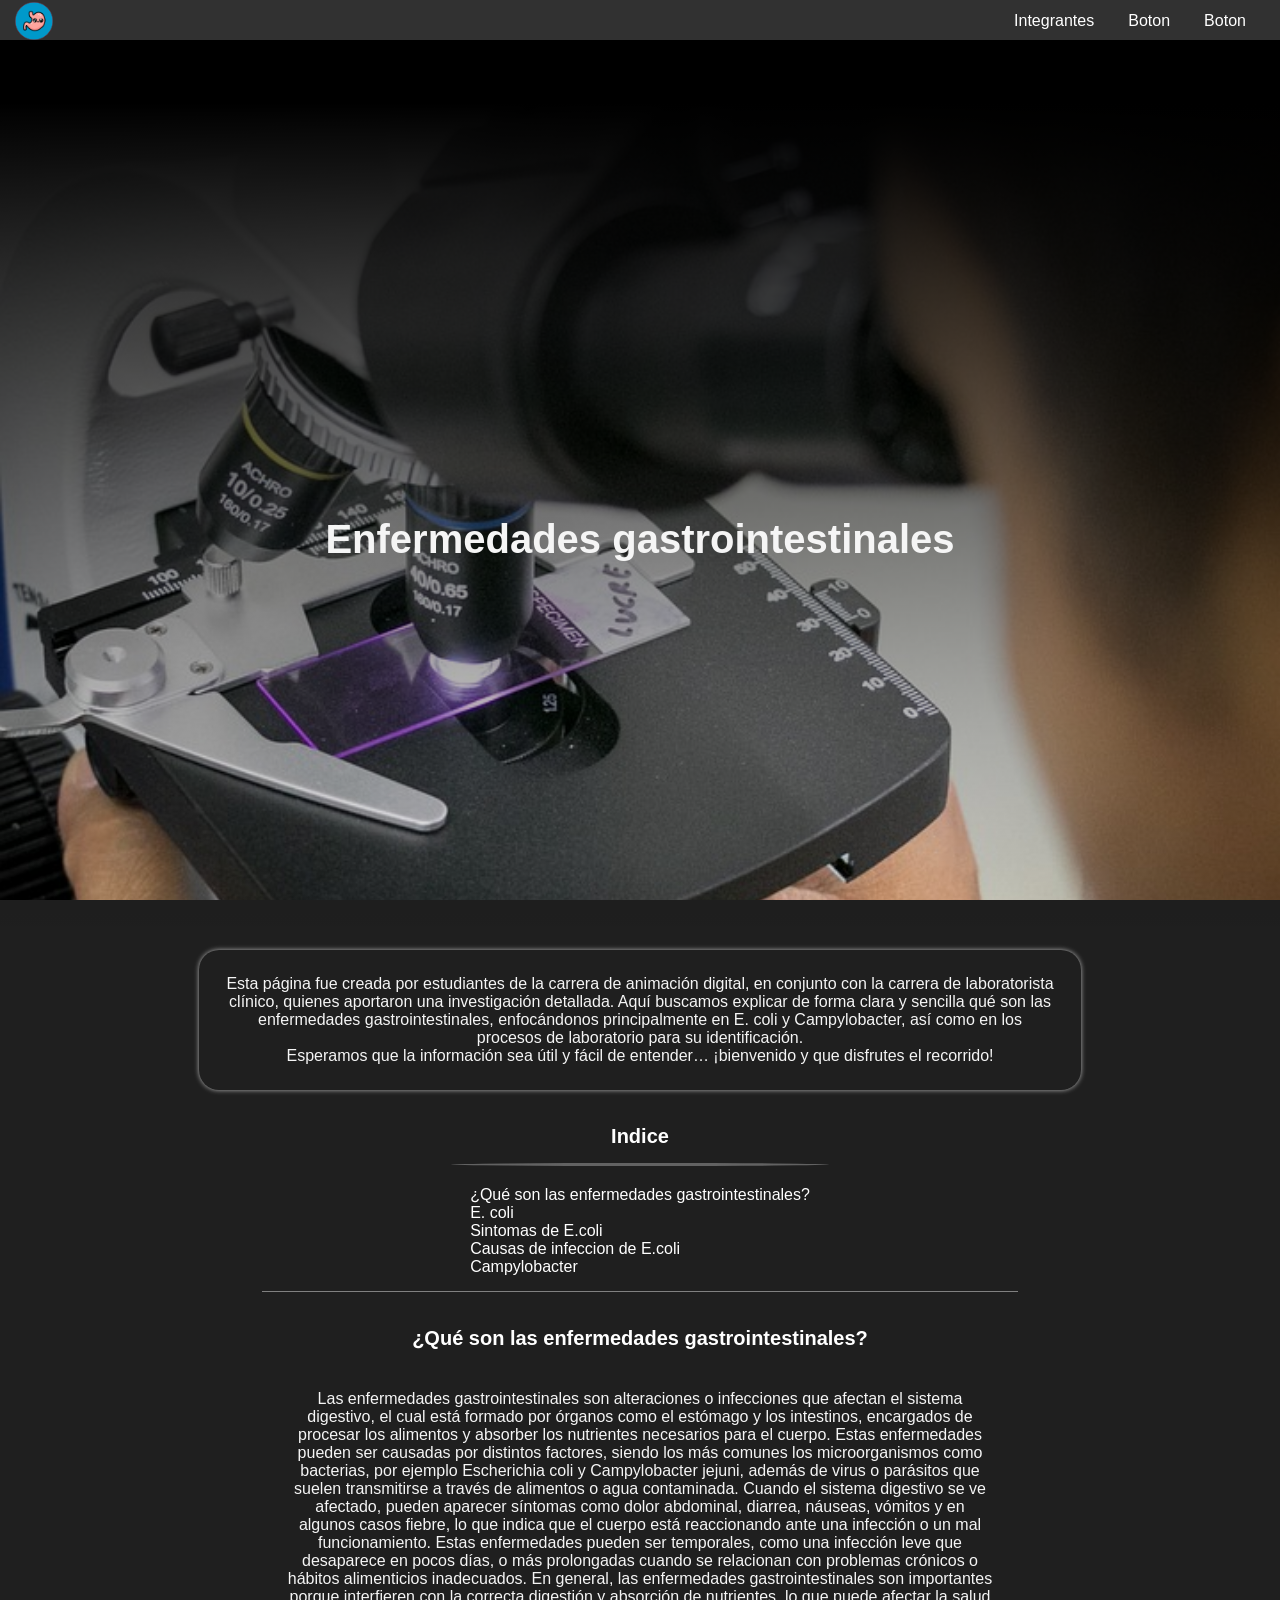
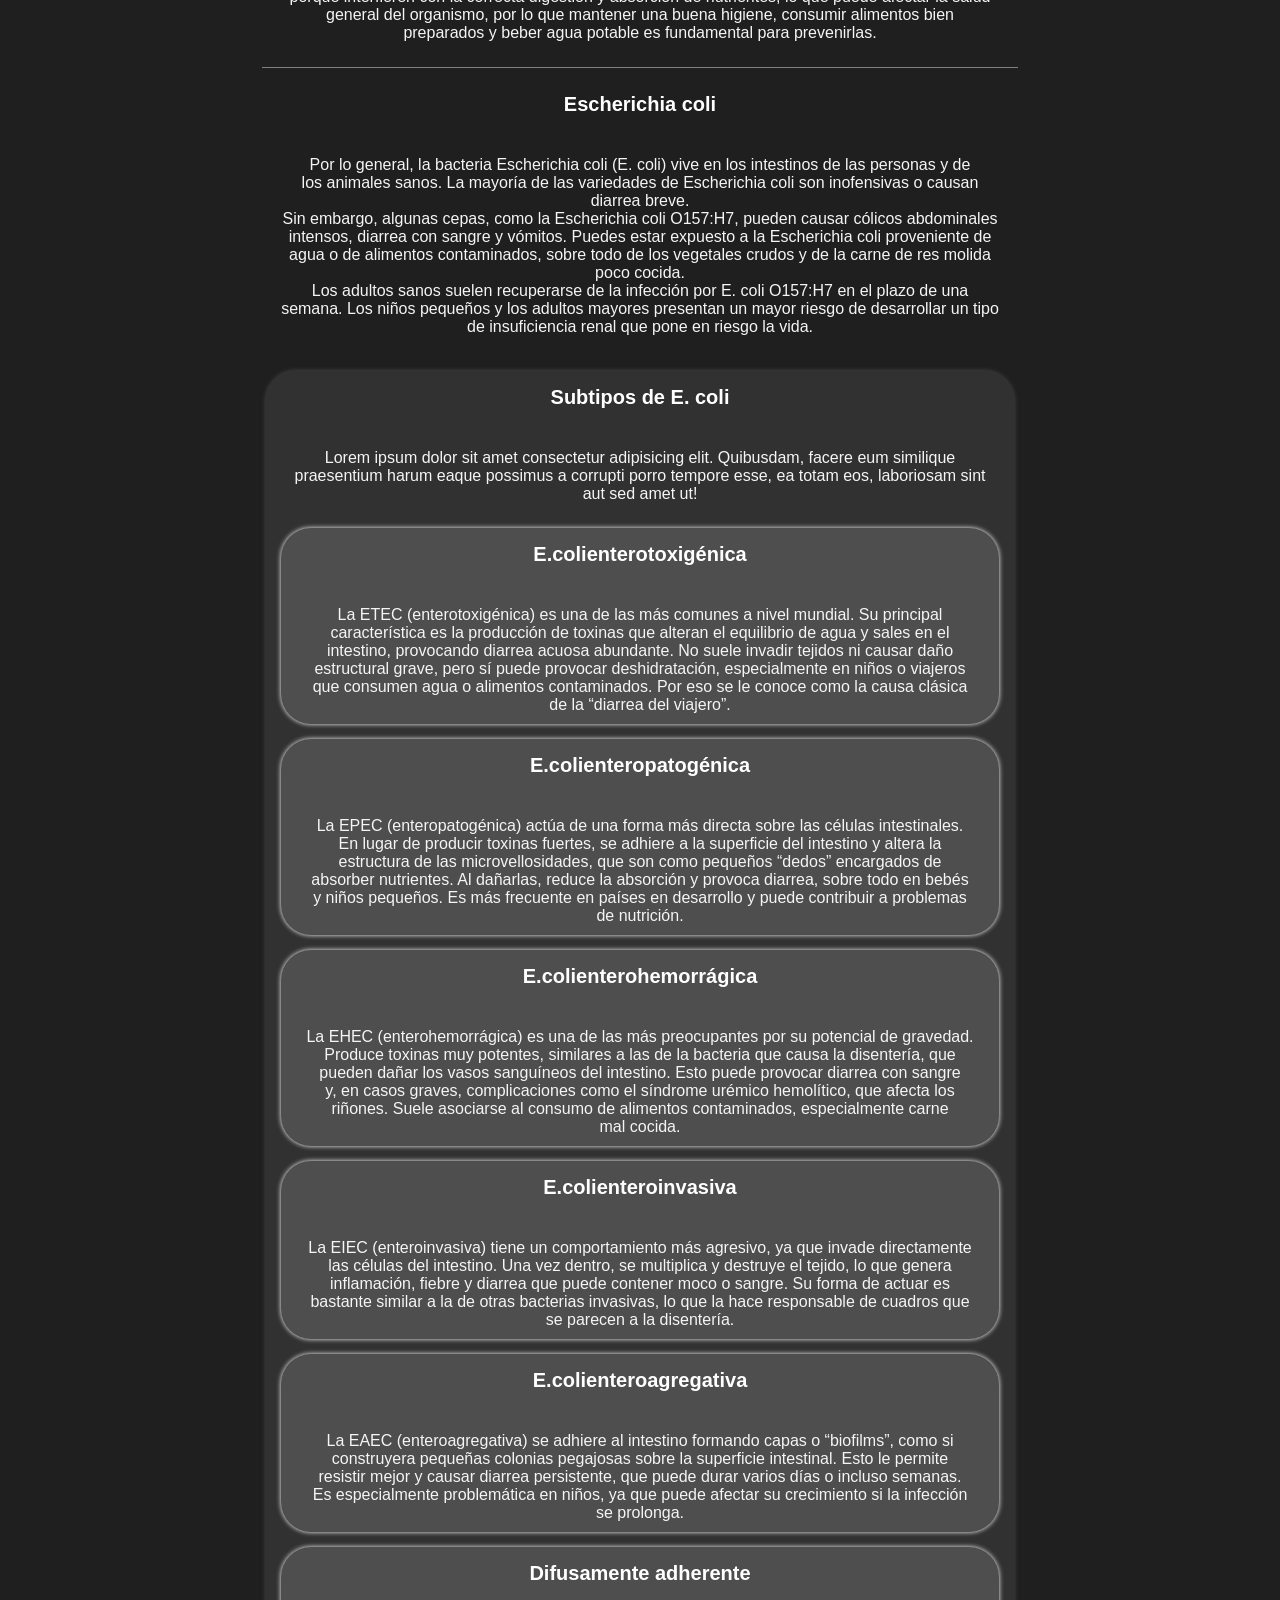
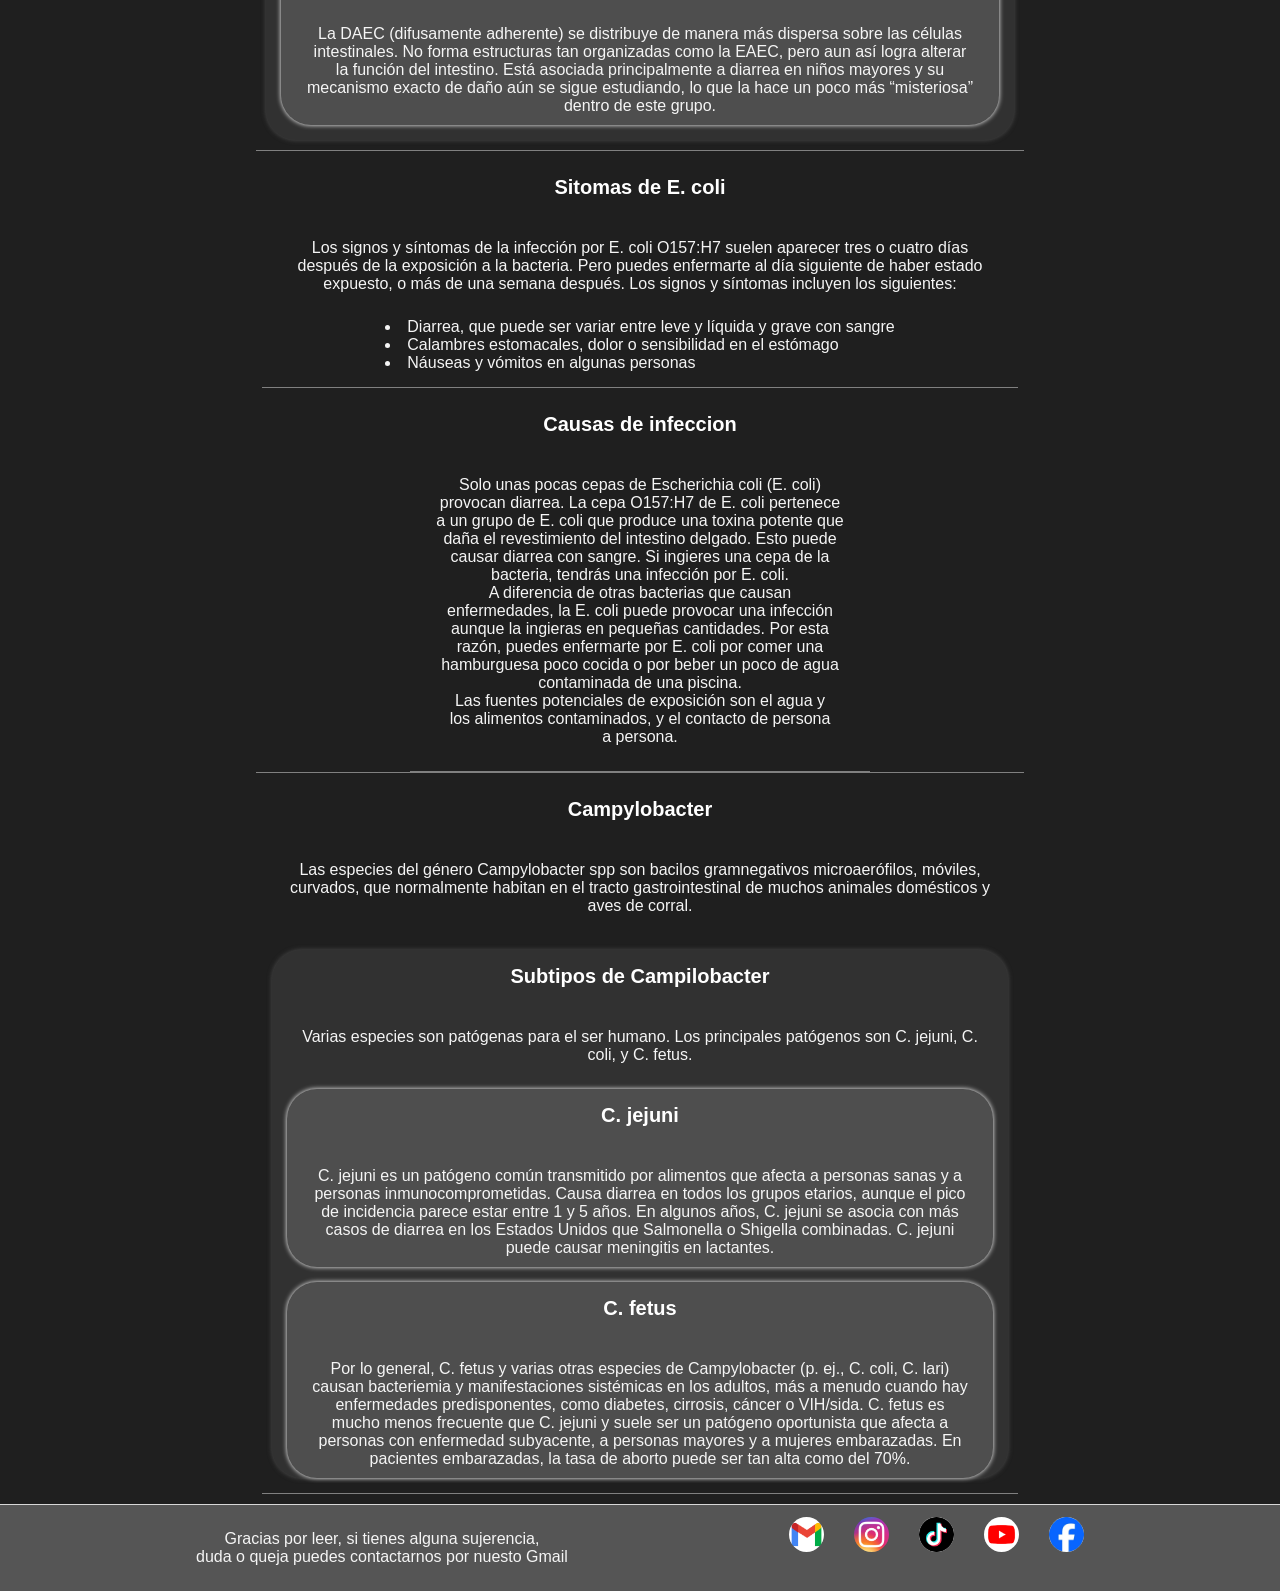
<file: index.html>
<!DOCTYPE html>
<html lang="es">
<head>
    <meta charset="UTF-8">
    <meta name="viewport" content="width=device-width, initial-scale=1.0">
    <link rel="stylesheet" href="css/css.css">
    <link rel="icon" href="img/logo.png" type="image/png">
    <meta name="description" content="">
    <meta name="keywords" content="">
    <meta name="robots" content="noarchive">
    <meta name="OG:title" content="Salud gastrointestinal" >
    <meta name="OG:image">
    <title>Salud gastrointestinal</title>
</head>
<body>

    <!--------------------------------barra de navegacion --------------------------------->

    <div class="container-nav">
        <div class="imagen">
                <img src="img/logo.png">
        </div>
        <div class="container-buton">
            <a href="html/integrantes.html" class="buton">Integrantes</a>
            <a href="#" class="buton">Boton</a>
            <a href="#" class="buton">Boton</a>
        </div>
    </div>

    <!---------------------------------------encavezado---------------------------------------------->

    <div class="fondo_foto">
        <div class="foto">
            <h1>Enfermedades gastrointestinales</h1>
        </div>
    </div>

    <!----------------------------introduccion-------------------------------------------->

    <div class="container-intro">
        <div class="intro">
            <p>
                Esta página fue creada por estudiantes de la carrera de animación digital, en conjunto con la carrera de laboratorista clínico, quienes aportaron una investigación detallada. Aquí buscamos explicar de forma clara y sencilla qué son las enfermedades gastrointestinales, enfocándonos principalmente en E. coli y Campylobacter, así como en los procesos de laboratorio para su identificación.
                <br>
                Esperamos que la información sea útil y fácil de entender… ¡bienvenido y que disfrutes el recorrido!
            </p>
        </div>
    </div>

    <!----------------------------indice----------------------------->
<div class="container-all">
    <div class="container-indice">
        <div class="indice">
            <div class="containerline">
                <h4 class="title-indice">Indice</h4>
                <div class="line"></div>
            </div>
            <ul>
                <li><a href="#1">¿Qué son las enfermedades gastrointestinales?</a></li>
                <li><a href="#2">E. coli</a></li>
                <li><a href="#3">Sintomas de E.coli</a></li>
                <li><a href="#4">Causas de infeccion de E.coli</a></li>
                <li><a href="#5">Campylobacter</a></li>
            </ul>
        </div>
    </div>

    <!---------------------------- que son-------------------------------->

    <div class="container-enfermedades" id="1">
        <div class="enfermedades">
            <h2>
                ¿Qué son las enfermedades gastrointestinales?
            </h2>
            <p>
                Las enfermedades gastrointestinales son alteraciones o infecciones que afectan el sistema digestivo, el cual está formado por órganos como el estómago y los intestinos, encargados de procesar los alimentos y absorber los nutrientes necesarios para el cuerpo. Estas enfermedades pueden ser causadas por distintos factores, siendo los más comunes los microorganismos como bacterias, por ejemplo Escherichia coli y Campylobacter jejuni, además de virus o parásitos que suelen transmitirse a través de alimentos o agua contaminada. Cuando el sistema digestivo se ve afectado, pueden aparecer síntomas como dolor abdominal, diarrea, náuseas, vómitos y en algunos casos fiebre, lo que indica que el cuerpo está reaccionando ante una infección o un mal funcionamiento. Estas enfermedades pueden ser temporales, como una infección leve que desaparece en pocos días, o más prolongadas cuando se relacionan con problemas crónicos o hábitos alimenticios inadecuados. En general, las enfermedades gastrointestinales son importantes porque interfieren con la correcta digestión y absorción de nutrientes, lo que puede afectar la salud general del organismo, por lo que mantener una buena higiene, consumir alimentos bien preparados y beber agua potable es fundamental para prevenirlas.
            </p>
        </div>
    </div>

    <!------------------------e.coli------------------------------------>

    <div class="ecoli-container" id="2">
        <div class="ecoli">
            <h3>Escherichia coli</h3>
            <p>
                Por lo general, la bacteria Escherichia coli (E. coli) vive en los intestinos de las personas y de los animales sanos. La mayoría de las variedades de Escherichia coli son inofensivas o causan diarrea breve.
                <br>Sin embargo, algunas cepas, como la Escherichia coli O157:H7, pueden causar cólicos abdominales intensos, diarrea con sangre y vómitos. Puedes estar expuesto a la Escherichia coli proveniente de agua o de alimentos contaminados, sobre todo de los vegetales crudos y de la carne de res molida poco cocida.
                <br>Los adultos sanos suelen recuperarse de la infección por E. coli O157:H7 en el plazo de una semana. Los niños pequeños y los adultos mayores presentan un mayor riesgo de desarrollar un tipo de insuficiencia renal que pone en riesgo la vida.
            </p>
            <div class="container-subtiposec">
                <div class="subtipos">
                    <h4>
                        Subtipos de E. coli
                    </h4>
                    <p>
                        Lorem ipsum dolor sit amet consectetur adipisicing elit. Quibusdam, facere eum similique praesentium harum eaque possimus a corrupti porro tempore esse, ea totam eos, laboriosam sint aut sed amet ut!
                    </p>
                    <div class="container-sub">
                        <div class="sub">
                            <h5>
                                E.colienterotoxigénica
                            </h5>
                            <p>
                                La ETEC (enterotoxigénica) es una de las más comunes a nivel mundial. Su principal característica es la producción de toxinas que alteran el equilibrio de agua y sales en el intestino, provocando diarrea acuosa abundante. No suele invadir tejidos ni causar daño estructural grave, pero sí puede provocar deshidratación, especialmente en niños o viajeros que consumen agua o alimentos contaminados. Por eso se le conoce como la causa clásica de la “diarrea del viajero”.
                            </p>
                        </div>
                    </div>
                    <div class="container-sub">
                        <div class="sub">
                            <h5>
                                E.colienteropatogénica
                            </h5>
                            <p>
                                La EPEC (enteropatogénica) actúa de una forma más directa sobre las células intestinales. En lugar de producir toxinas fuertes, se adhiere a la superficie del intestino y altera la estructura de las microvellosidades, que son como pequeños “dedos” encargados de absorber nutrientes. Al dañarlas, reduce la absorción y provoca diarrea, sobre todo en bebés y niños pequeños. Es más frecuente en países en desarrollo y puede contribuir a problemas de nutrición.
                            </p>
                        </div>
                    </div>
                    <div class="container-sub">
                        <div class="sub">
                            <h5>
                                E.colienterohemorrágica
                            </h5>
                            <p>
                                La EHEC (enterohemorrágica) es una de las más preocupantes por su potencial de gravedad. Produce toxinas muy potentes, similares a las de la bacteria que causa la disentería, que pueden dañar los vasos sanguíneos del intestino. Esto puede provocar diarrea con sangre y, en casos graves, complicaciones como el síndrome urémico hemolítico, que afecta los riñones. Suele asociarse al consumo de alimentos contaminados, especialmente carne mal cocida.
                            </p>
                        </div>
                    </div>
                    <div class="container-sub">
                        <div class="sub">
                            <h5>
                                E.colienteroinvasiva
                            </h5>
                            <p>
                                La EIEC (enteroinvasiva) tiene un comportamiento más agresivo, ya que invade directamente las células del intestino. Una vez dentro, se multiplica y destruye el tejido, lo que genera inflamación, fiebre y diarrea que puede contener moco o sangre. Su forma de actuar es bastante similar a la de otras bacterias invasivas, lo que la hace responsable de cuadros que se parecen a la disentería.
                            </p>
                        </div>
                    </div>
                    <div class="container-sub">
                        <div class="sub">
                            <h5>
                                E.colienteroagregativa
                            </h5>
                            <p>
                                La EAEC (enteroagregativa) se adhiere al intestino formando capas o “biofilms”, como si construyera pequeñas colonias pegajosas sobre la superficie intestinal. Esto le permite resistir mejor y causar diarrea persistente, que puede durar varios días o incluso semanas. Es especialmente problemática en niños, ya que puede afectar su crecimiento si la infección se prolonga.
                            </p>
                        </div>
                    </div>
                    <div class="container-sub">
                        <div class="sub">
                            <h5>
                                Difusamente adherente
                            </h5>
                            <p>
                                La DAEC (difusamente adherente) se distribuye de manera más dispersa sobre las células intestinales. No forma estructuras tan organizadas como la EAEC, pero aun así logra alterar la función del intestino. Está asociada principalmente a diarrea en niños mayores y su mecanismo exacto de daño aún se sigue estudiando, lo que la hace un poco más “misteriosa” dentro de este grupo.
                            </p>
                        </div>
                    </div>
                </div>
            </div>
        </div>
    </div>

    <!--------------------------------sintomas ec--------------------------------->

    <div class="container-sintomasec">
        <div class="sintomasec">
            <h3 id="3">
                Sitomas de E. coli
            </h3>
            <p>
                Los signos y síntomas de la infección por E. coli O157:H7 suelen aparecer tres o cuatro días después de la exposición a la bacteria. Pero puedes enfermarte al día siguiente de haber estado expuesto, o más de una semana después. Los signos y síntomas incluyen los siguientes:
            </p>
            <ul>
                <li class="list">Diarrea, que puede ser variar entre leve y líquida y grave con sangre</il>
                <li class="list">Calambres estomacales, dolor o sensibilidad en el estómago</il>
                <li class="list">Náuseas y vómitos en algunas personas</il>
            </ul>
        </div>
    </div>

    <!---------------------------------causas ec--------------------------------->

    <div class="container causasec">
        <div class="causasec">
            <h3 id="4">
                Causas de infeccion
            </h3>
            <p>
                Solo unas pocas cepas de Escherichia coli (E. coli) provocan diarrea. La cepa O157:H7 de E. coli pertenece a un grupo de E. coli que produce una toxina potente que daña el revestimiento del intestino delgado. Esto puede causar diarrea con sangre. Si ingieres una cepa de la bacteria, tendrás una infección por E. coli.
                <br>
A diferencia de otras bacterias que causan enfermedades, la E. coli puede provocar una infección aunque la ingieras en pequeñas cantidades. Por esta razón, puedes enfermarte por E. coli por comer una hamburguesa poco cocida o por beber un poco de agua contaminada de una piscina.
<br>
Las fuentes potenciales de exposición son el agua y los alimentos contaminados, y el contacto de persona a persona.

            </p>
        </div>
    </div>

    <!------------------------campylobacter------------------------------------>

    <div class="conteiner-campylobacter">
        <div class="campylobacter">
            <h3 id="5">
                Campylobacter
            </h3>
            <p>
                Las especies del género Campylobacter spp son bacilos gramnegativos microaerófilos, móviles, curvados, que normalmente habitan en el tracto gastrointestinal de muchos animales domésticos y aves de corral.
            </p>
            <div class="container-subcam">
                <div class="subcam">
                    <h4>
                        Subtipos de Campilobacter
                    </h4>
                    <p>
                        Varias especies son patógenas para el ser humano. Los principales patógenos son C. jejuni, C. coli, y C. fetus.
                    </p>
                    <div class="container-subcam">
                        <div class="subcma">
                            <h5>
                                C. jejuni
                            </h5>
                            <p>
                                C. jejuni es un patógeno común transmitido por alimentos que afecta a personas sanas y a personas inmunocomprometidas. Causa diarrea en todos los grupos etarios, aunque el pico de incidencia parece estar entre 1 y 5 años. En algunos años, C. jejuni se asocia con más casos de diarrea en los Estados Unidos que Salmonella o Shigella combinadas. C. jejuni puede causar meningitis en lactantes.
                            </p>
                        </div>
                    </div>
                    <div class="container-subcam">
                        <div class="subcma">
                            <h5>
                                C. fetus
                            </h5>
                            <p>
                                Por lo general, C. fetus y varias otras especies de Campylobacter (p. ej., C. coli, C. lari) causan bacteriemia y manifestaciones sistémicas en los adultos, más a menudo cuando hay enfermedades predisponentes, como diabetes, cirrosis, cáncer o VIH/sida. C. fetus es mucho menos frecuente que C. jejuni y suele ser un patógeno oportunista que afecta a personas con enfermedad subyacente, a personas mayores y a mujeres embarazadas. En pacientes embarazadas, la tasa de aborto puede ser tan alta como del 70%.
                            </p>
                        </div>
                    </div>
                </div>
            </div>
        </div>
    </div>
</div>
<div class="copi">
    <p>
        Gracias por leer, si tienes alguna sujerencia, 
        <br>
        duda o queja puedes contactarnos por nuesto Gmail
    </p>
    <div class="redes">
        <a href="mailto:equiponumero2gmail.com@gmail.com" class="red"><img src="img/mail.png" class="redd"></a>
        <a href="https://www.instagram.com/equipono.2?igsh=MTRiYXAwb2VqcGpnOA==" class="red"><img src="img/instagram.jpg" class="redd"></a>
        <a href="https://www.tiktok.com/@equipono.2?_r=1&_t=ZS-94mad9JW5PY" class="red"><img src="img/tiktok.png" class="redd"></a>
        <a href="https://youtube.com/@equipo2-k9d?si=1amy3OF2tzwngSuS" class="red"><img src="img/youtube.png" class="redd"></a>
        <a href="https://www.facebook.com/share/1bDBJR2shB/" class="red"><img src="img/facebook.jpg" class="redd"></a>
    </div>

</div>
</body>
</html>
</file>
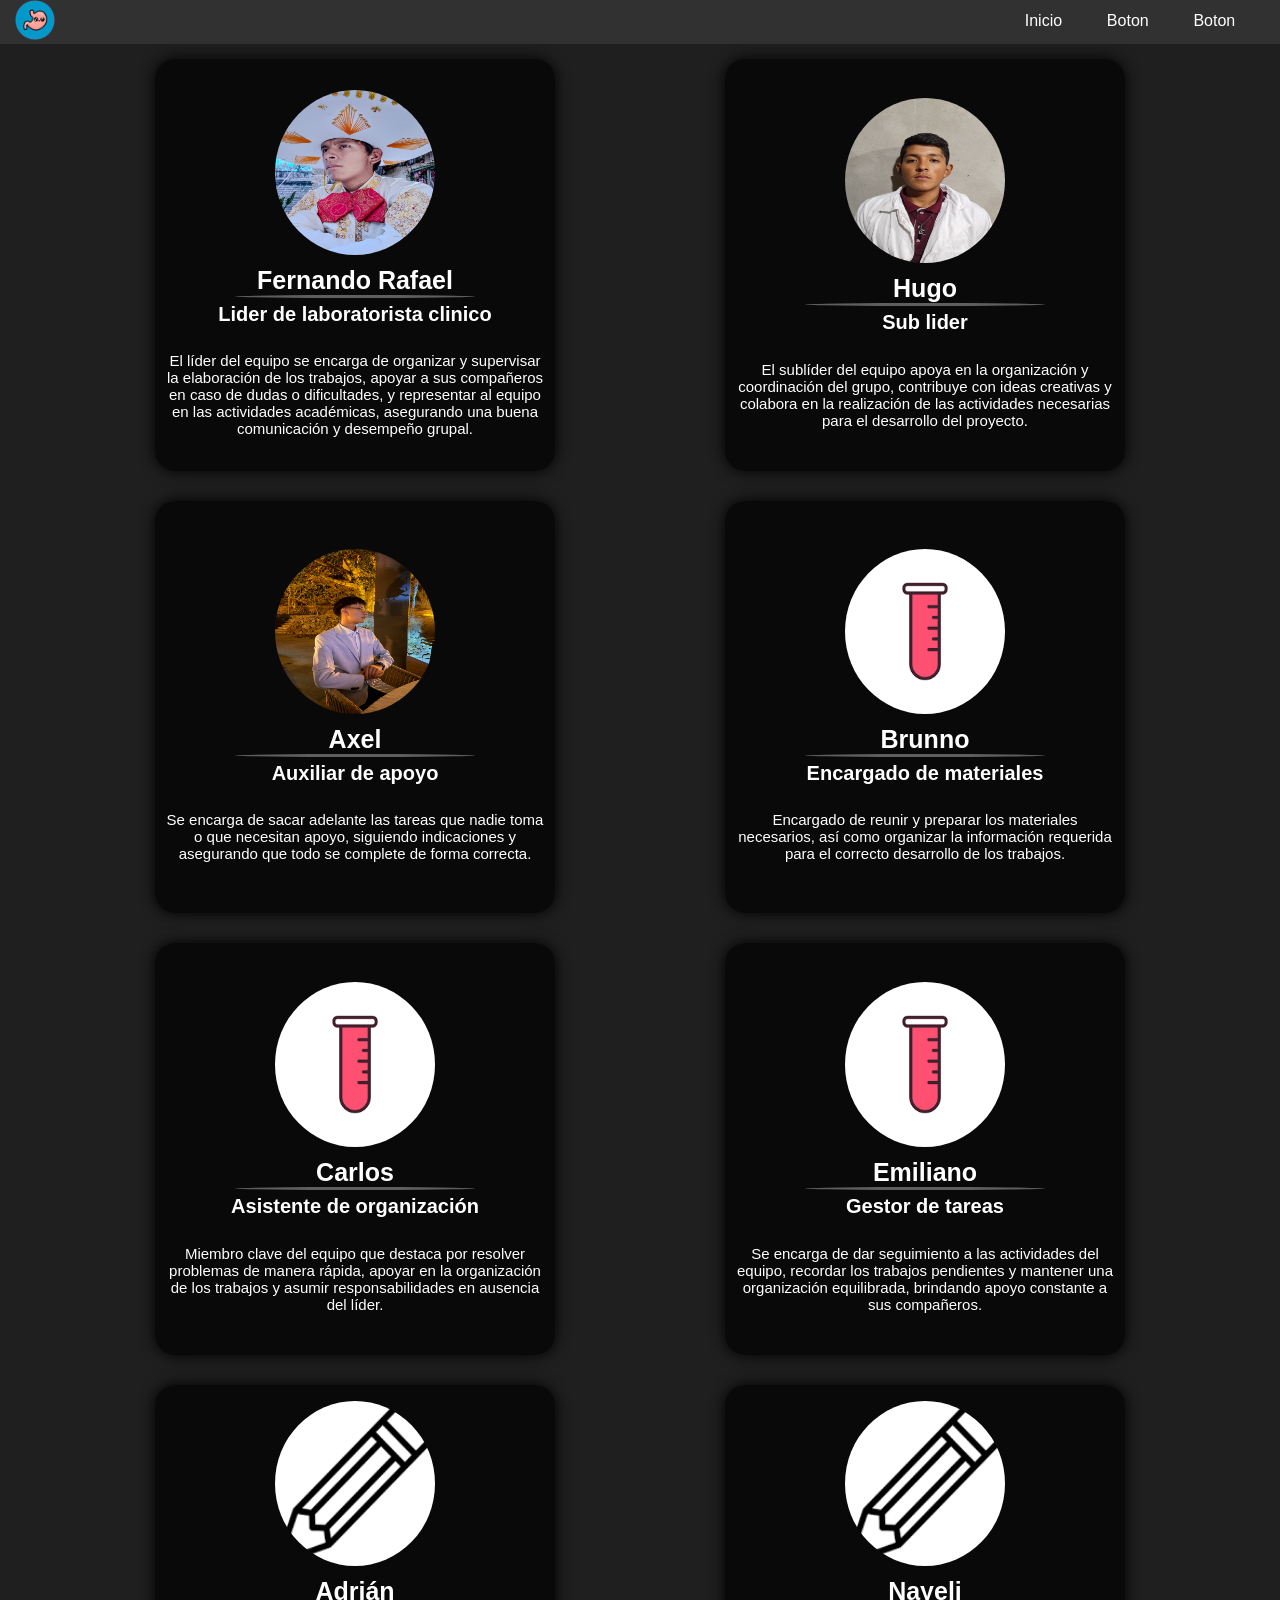
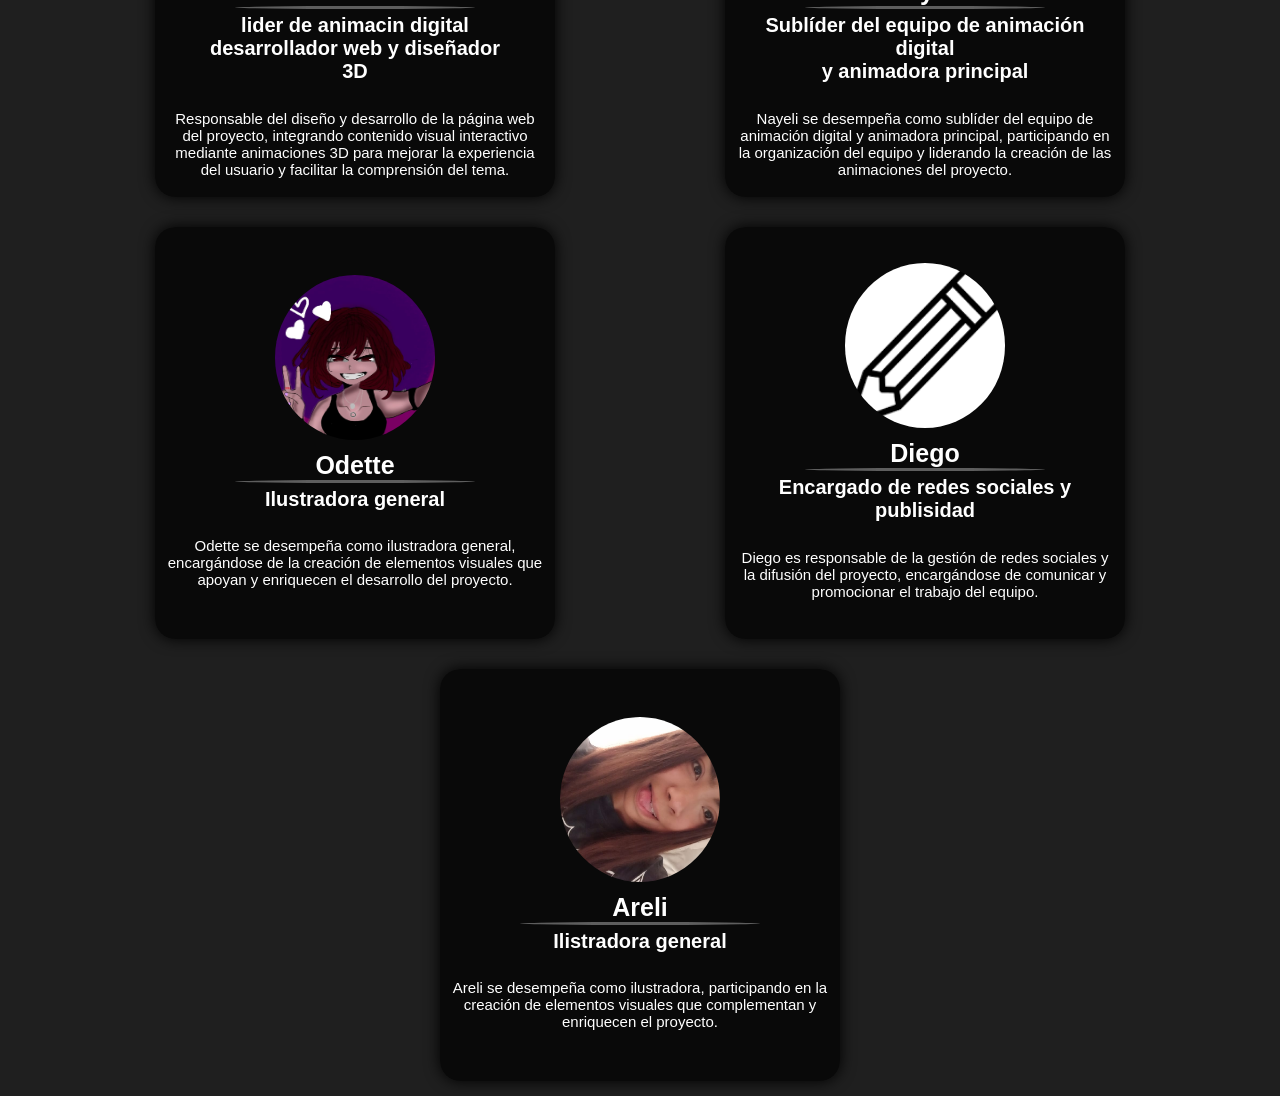
<file: html/integrantes.html>
<!DOCTYPE html>
<html lang="en">
<head>
    <meta charset="UTF-8">
    <meta name="viewport" content="width=device-width, initial-scale=1.0">
    <link rel="stylesheet" href="../css/integrantes.css">
    <link rel="icon" href="../img/logo.png" type="image/png">
    
    <title>integrantes</title>
</head>
<body>
    <!-- Encabezado ------------------------>  
    <div class="container-nav">
        <div class="imagen">
                <a href="../index.html"><img class="logo" src="../img/logo.png"></a>
        </div>
        <div class="container-buton">
            <a href="../index.html" class="buton">Inicio</a>
            <a href="#" class="buton">Boton</a>
            <a href="#" class="buton">Boton</a>
        </div>
    </div>
    <div class="container_card">
        <!--tarjetas de presentacion ------------>
        <div class="tarjeta1">
            <img src="../img/rafa.jpeg">
            <h3>
                Fernando Rafael
            </h3>
            <div class="linea">
            </div>
            <h4>
                Lider de laboratorista clinico
            </h4>
            <p>
                El líder del equipo se encarga de organizar y supervisar la elaboración de los trabajos, apoyar a sus compañeros en caso de dudas o dificultades, y representar al equipo en las actividades académicas, asegurando una buena comunicación y desempeño grupal.
            </p>
        </div>
        <!--tarjetas de presentacion ------------>
        <div class="tarjeta1">
            <img src="../img/HUGO.jpeg">
            <h3>
                Hugo
            </h3>
            <div class="linea">
            </div>
            <h4>
                Sub lider 
            </h4>
            <p>
                El sublíder del equipo apoya en la organización y coordinación del grupo, contribuye con ideas creativas y colabora en la realización de las actividades necesarias para el desarrollo del proyecto.
            </p>
        </div>
        <!--tarjetas de presentacion ------------>
        <div class="tarjeta1">
            <img src="../img/axel.jpeg">
            <h3>
                Axel
            </h3>
            <div class="linea">
            </div>
            <h4>
                Auxiliar de apoyo
            </h4>
            <p>
                Se encarga de sacar adelante las tareas que nadie toma o que necesitan apoyo, siguiendo indicaciones y asegurando que todo se complete de forma correcta.
            </p>
        </div>
        <!--tarjetas de presentacion ------------>
        <div class="tarjeta1">
            <img src="../img/probeta.png">
            <h3>
                Brunno
            </h3>
            <div class="linea">
            </div>
            <h4>
                Encargado de materiales
            </h4>
            <p>
                Encargado de reunir y preparar los materiales necesarios, así como organizar la información requerida para el correcto desarrollo de los trabajos.
            </p>
        </div>
        <!--tarjetas de presentacion ------------>
        <div class="tarjeta1">
            <img src="../img/probeta.png">
            <h3>
                Carlos
            </h3>
            <div class="linea">
            </div>
            <h4>
                Asistente de organización
            </h4>
            <p>
                Miembro clave del equipo que destaca por resolver problemas de manera rápida, apoyar en la organización de los trabajos y asumir responsabilidades en ausencia del líder.
            </p>
        </div>
        <!--tarjetas de presentacion ------------>
        <div class="tarjeta1">
            <img src="../img/probeta.png">
            <h3>
                Emiliano
            </h3>
            <div class="linea">
            </div>
            <h4>
                Gestor de tareas
            </h4>
            <p>
                Se encarga de dar seguimiento a las actividades del equipo, recordar los trabajos pendientes y mantener una organización equilibrada, brindando apoyo constante a sus compañeros.
            </p>
        </div>
        <!--tarjeta de presentacion ------------>
        <div class="tarjeta1">
            <img src="../img/lapiz.png">
            <h3>
                Adrián
            </h3>
            <div class="linea">
                
            </div>
            <h4>
                lider de animacin digital 
                <br>
                desarrollador web y diseñador 3D
            </h4>
            <p>
                Responsable del diseño y desarrollo de la página web del proyecto, integrando contenido visual interactivo mediante animaciones 3D para mejorar la experiencia del usuario y facilitar la comprensión del tema. 
            </p>
        </div>
        <!--tarjetas de presentacion ------------>
        <div class="tarjeta1">
            <img src="../img/lapiz.png">
            <h3>
                Nayeli
            </h3>
            <div class="linea">
            </div>
            <h4>
                Sublíder del equipo de animación digital 
                <br>
                y animadora principal
            </h4>
            <p>
                Nayeli se desempeña como sublíder del equipo de animación digital y animadora principal, participando en la organización del equipo y liderando la creación de las animaciones del proyecto.
            </p>
        </div>
        <!--tarjetas de presentacion ------------>
        <div class="tarjeta1">
            <img src="../img/odette.jpeg">
            <h3>
                Odette
            </h3>
            <div class="linea">
            </div>
            <h4>
                Ilustradora general
            </h4>
            <p>
                Odette se desempeña como ilustradora general, encargándose de la creación de elementos visuales que apoyan y enriquecen el desarrollo del proyecto.
            </p>
        </div>
        <!--tarjetas de presentacion ------------>
        <div class="tarjeta1">
            <img src="../img/lapiz.png">
            <h3>
                Diego
            </h3>
            <div class="linea">
            </div>
            <h4>
                Encargado de redes sociales y publisidad 
            </h4>
            <p>
                Diego es responsable de la gestión de redes sociales y la difusión del proyecto, encargándose de comunicar y promocionar el trabajo del equipo.
            </p>
        </div>
        <!--tarjetas de presentacion ------------>
        <div class="tarjeta1">
            <img src="../img/areli.jpeg">
            <h3>
                Areli
            </h3>
            <div class="linea"></div>
            <h4>
                Ilistradora general
            </h4>
            <p>
                Areli se desempeña como ilustradora, participando en la creación de elementos visuales que complementan y enriquecen el proyecto.
            </p>
        </div>
    </div>
</body>
</html>
</file>
<file: css/css.css>
body{
    background-color: rgb(31,31,31);
    margin: 0%;
    font-family: sans-serif;
    color: rgb(245, 245, 245);
    width: 100vw;
}

/*--------------------------------------------------encavezado--------------------------------------------------*/

    
    .fondo_foto{
    display: flex;
    justify-content: center;
    align-items: center;
    width: 100%;
    height: 100vh;
    text-align: center;
    background: url("../img/fondo.jpg") top / cover fixed;
    }


    .foto {
    width: 100%;
    height: 50vh;
    padding-top: 50vh;
    font-size: 20px;
    text-align: center;
    background: linear-gradient(black 7vh, transparent);
    }

    h2, h3, h4, h5{
        font-size: 20px;
        color: #fff;
        text-align: center;
        padding: 15px;
        margin: 0%;
    }

/*------------------------------------------------barra de navegacion------------------------------------------------*/

    .container-nav{
        display: flex;
        justify-content: space-between;
        background-color: #ffffff15;
        width: 100vw;
    }

    .container-buton{
        display: flex;
        justify-content: space-evenly;
        min-width: 300px;
        max-height: 25px;
        margin: 2px 0px;
    }

    a{
        color: #fff;
        text-decoration: none;
    }

    li{list-style: none;}

    img{
        width: 25px;
        height: 25px;
        margin: 0px 15px;
    }

    /*--------------------------------------------------introduccion--------------------------------------------------*/

    .intro{
        margin: 10px;
        width: 100%;
        border-radius: 20px;
        box-shadow: 0px 0px 5px#b6b6b6;
    }

    p{
        text-wrap: pretty;
        font-size: 14;
        margin: 15px;
        padding: 10px ;
        text-align: center;
    }

    .container-intro{
        display: flex;
        justify-content: center;
    }

    /*------------------------------------------------------indice------------------------------------------------------*/

    .container-indice, .container-enfermedades, .container-ecoli, .container-subtiposec, .container-sintomasec, .conteiner-campylobacter{
        margin: 10px;
    }

    .indice, .enfermedades, .ecoli, .sintomasec, .causasec, .campylobacter{
        display: flex;
        flex-direction: column;
        border-bottom: 1px solid gray;
    } 


    .title-indice{
        font-size: 20px;
        text-align: center;
        margin: 0%;
    }

    ul{
        margin: auto;
        margin-bottom: 15px;
        padding: 0%;
    }

    .containerline{
        display: flex;
        align-items: center;
        flex-direction: column;
        width: 50%;
        margin: auto;
    }

    .line{
        background-color: #b6b6b671;
        border-radius: 50%;
        height: 3px;
        width: 100%;
        margin-bottom: 20px;
    }

    a:hover{
        color: rgb(126, 126, 126);
    }

    /*------------------------------------------------subtipos de ecoli------------------------------------------------*/

    .container-subtiposec, .subcam{
        background-color: rgb(49, 49, 49);
        border-radius: 30px;
        margin: 10px;
        box-shadow: 0px 0px 5px rgb(78, 78, 78);
    }

    .sub, .subcma{
        background-color: rgb(78, 78, 78);
        margin: 15px;
        border-radius: 30px;
        box-shadow: 0px 0px 5px white;
    }

    /*-----------------------------------------------sintomas del e.coli-----------------------------------------------*/

    .list{list-style: inside;}

    /*-------------------------------------------vercion para computadoras-------------------------------------------*/

    @media screen and (min-width: 1024px){

        body{
            background-color: rgb(31, 31, 31);
        }

        .container-all{
            display: flex;
            flex-direction: column;
            justify-content: right;
        }

        .container-intro{
            display: flex;
            justify-content: center;
            margin: 10px;
        }

        .intro{
            width: 70%;
            margin: auto;
        }

    .indice, .enfermedades, .ecoli, .sintomasec, .causasec, .campylobacter{
        width: 60%;
        margin: auto;
        } 

        .imagen-encavezado{
        background: url()top / cover fixed;
        width: 100vw;
        height: 250px;
        display: flex;
        justify-content: center;
        }

        .container-nav{
            height: 40px;
        }

        .container-buton{
            padding: 10px 0px;
        }

        img{
            height: 38px;
            width: 38px;
            padding: 2px 0px;
        }

        .copi{
        background-color: rgb(85, 85, 85);
        border-top: 1px solid rgba(255, 255, 255, 0.774);
        display: flex;
        justify-content: space-evenly;
    }

    .redes{
        display: flex;
        justify-content: center;
        padding: 10px;
    }
    }

        
        .copi{
        flex-direction: row;
    }

    .redes{
        display: flex;
        justify-content: center;
    }


    .redd{
        border-radius: 50%;
        height: 35px;
        width: 35px;
    }
</file>
<file: css/integrantes.css>
body {
    margin: 0;
    font-family: sans-serif;
    color: #fff;
    background: rgb(31, 31, 31);
}

.flexbox{
    background-color: rgba(0, 0, 0, 0.7);
    height: 30px;
    display: flex;
    justify-content: space-between;
}

.flex_item{
    margin: auto;
    color: #fff;
    text-decoration: none;
}

.conteiner_card{
    display: flex;
    margin: 12px;
}

@media screen and (max-width: 300px){
    .tarjeta1{
        background-color: rgba(0, 0, 0, 0.7);
        text-align: center;
        border-radius: 20px;
        align-content: center;
        box-shadow: 0 0 15px rgb(0, 0, 0);
    }
}

.tarjeta1{
    background-color: rgba(0, 0, 0, 0.7);
    margin: 15px;
    text-align: center;
    border-radius: 20px;
    align-content: center;
    box-shadow: 0 0 15px rgb(0, 0, 0);
}

img{
    border-radius: 50%;
    margin: 7px;
    height: 40%;
    width: 40%;
}

h3{
    margin-left: 10%;
    margin-right: 10%;
    font-size: 25px;
    margin-bottom: 0;
    margin-top: 0;
}

.linea{
    background-color: rgb(94, 94, 94);
    width: 60%;
    height: 3px;
    margin: auto;
    margin-top: 0;
    border-radius: 50%;
}

h4{
    margin-left: 10%;
    margin-right: 10%;
    margin-top: 5px;
    font-size: 20px;
}

p{
    font-size: 15px;
    margin: 10px;
}

@media screen  and (min-width: 1024px){

    .container_card{
        display: flex;
        flex-flow: row wrap;
        justify-content: space-evenly;
    }

.tarjeta1{
        max-width: 400px;
        min-width: 400px;
        min-height: 412px;
        max-height: 412px;
        margin: 15px;
    }

}

p{
        text-wrap: pretty;
}

/*-----------------------------------------------barra de navegacion-----------------------------------------------*/

    .container-nav{
        display: flex;
        justify-content: space-between;
        background-color: #ffffff15;
        width: 100vw;
    }

    .container-buton{
        display: flex;
        justify-content: space-evenly;
        min-width: 300px;
        max-height: 40px;
        margin: 2px 0px;
        padding: 10px 0px;
    }

    a{
        color: #fff;
        text-decoration: none;
    }

    a:hover{
        color: rgb(126, 126, 126);
    }

    li{list-style: none;}

    .logo{
        width: 40px;
        height: 40px;
        margin: 0px 15px;
    }
</file>
